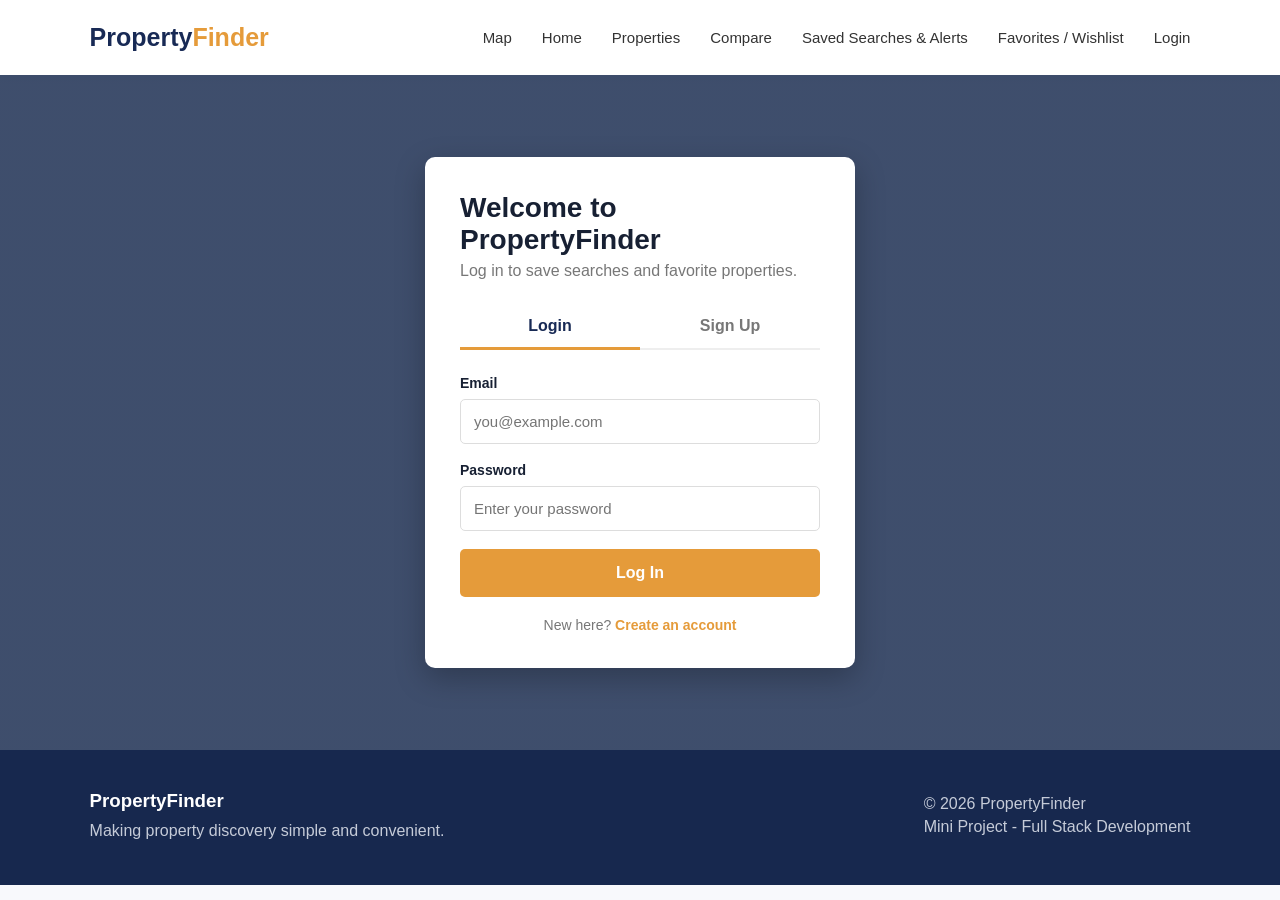
<file: login.html>
<!DOCTYPE html>
<html lang="en">
<head>
    <meta charset="UTF-8">
    <meta name="viewport" content="width=device-width, initial-scale=1.0">
    <title>PropertyFinder - Login / Sign Up</title>
    <link rel="stylesheet" href="style.css">
    <link rel="stylesheet" href="compare-login.css">
</head>
<body>

    <header>
        <nav class="navbar">
            <div class="logo">Property<span>Finder</span></div>

            <ul class="nav-links">
                  <li><a href="map.html">Map</a></li>
    <li><a href="./index.html">Home</a></li>
    <li><a href="./properties.html">Properties</a></li>
    <li><a href="./compare.html">Compare</a></li>
    <li><a href="./saved-searches.html">Saved Searches &amp; Alerts</a></li>
    <li><a href="./Wishlist.html">Favorites / Wishlist</a></li>
    <li><a href="./login.html">Login</a></li>
</ul>

        </nav>
    </header>

    <main class="auth-page">
        <div class="auth-card">

        
            <input type="radio" name="auth-tab" id="tab-login" class="tab-radio" checked>
            <input type="radio" name="auth-tab" id="tab-signup" class="tab-radio">

            <h1>Welcome to PropertyFinder</h1>
            <p class="auth-sub">Log in to save searches and favorite properties.</p>

            <div class="auth-tabs">
                <label for="tab-login">Login</label>
                <label for="tab-signup">Sign Up</label>
            </div>

           
            <form id="loginForm" class="auth-form" action="index.html" method="get">
                <div class="field">
                    <label for="loginEmail">Email</label>
                    <input type="email" id="loginEmail" placeholder="you@example.com" autocomplete="email" required>
                </div>
                <div class="field">
                    <label for="loginPassword">Password</label>
                    <input type="password" id="loginPassword" placeholder="Enter your password" autocomplete="current-password" required>
                </div>
                <button type="submit">Log In</button>
                <p class="auth-switch">New here? <label for="tab-signup">Create an account</label></p>
            </form>

            
            <form id="signupForm" class="auth-form" action="index.html" method="get">
                <div class="field">
                    <label for="signName">Full name</label>
                    <input type="text" id="signName" placeholder="Your name" autocomplete="name" minlength="2" required>
                </div>
                <div class="field">
                    <label for="signEmail">Email</label>
                    <input type="email" id="signEmail" placeholder="you@example.com" autocomplete="email" required>
                </div>
                <div class="field">
                    <label for="signPassword">Password</label>
                    <input type="password" id="signPassword" placeholder="At least 6 characters" autocomplete="new-password" minlength="6" required>
                    <span class="hint">Use 6 or more characters.</span>
                </div>
                <div class="field">
                    <label for="signConfirm">Confirm password</label>
                    <input type="password" id="signConfirm" placeholder="Re-enter your password" autocomplete="new-password" minlength="6" required>
                </div>
                <button type="submit">Create Account</button>
                <p class="auth-switch">Already have an account? <label for="tab-login">Log in</label></p>
            </form>

        </div>
    </main>

    <footer>
        <div class="footer-content">
            <div>
                <h3>PropertyFinder</h3>
                <p>Making property discovery simple and convenient.</p>
            </div>

            <div>
                <p>© 2026 PropertyFinder</p>
                <p>Mini Project - Full Stack Development</p>
            </div>
        </div>
    </footer>

</body>
</html>
</file>
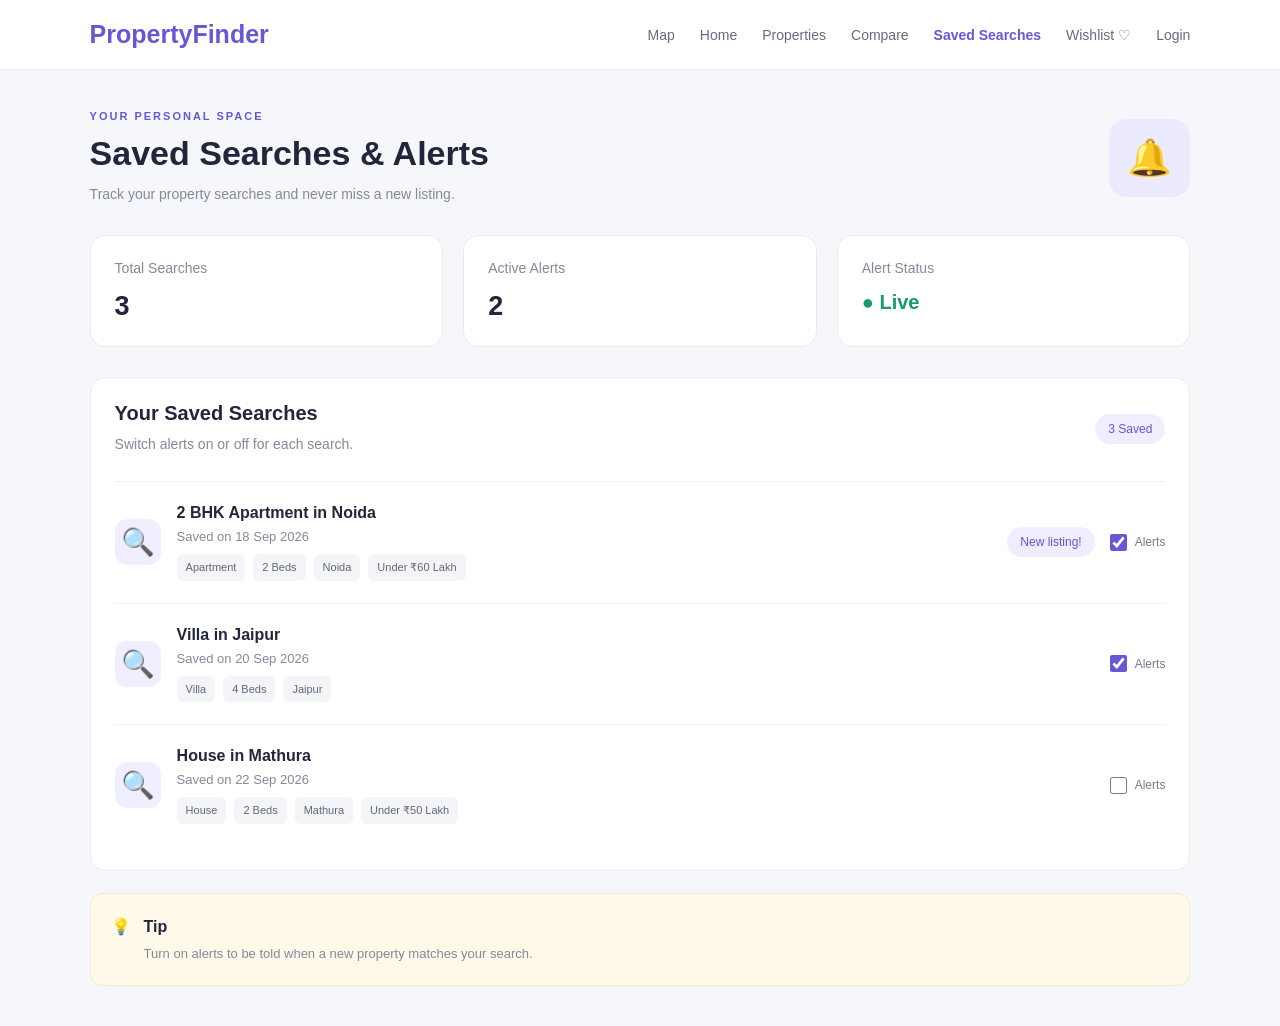
<file: saved-searches.html>
<!DOCTYPE html>
<html lang="en">
<head>
  <meta charset="UTF-8">
  <meta name="viewport" content="width=device-width, initial-scale=1.0">
  <title>Saved Searches &amp; Alerts</title>
  <link rel="stylesheet" href="style2.css">
</head>
<body>
  <header class="navbar">
    <a href="index.html" class="logo">PropertyFinder</a>
    <nav>
        <a href="map.html">Map</a>
      <a href="index.html">Home</a>
      <a href="properties.html">Properties</a>
      <a href="compare.html">Compare</a>
      <a href="saved-searches.html" class="active">Saved Searches</a>
      <a href="Wishlist.html">Wishlist ♡</a>
      <a href="login.html">Login</a>
    </nav>
  </header>

  <main class="container">
    <section class="page-header">
      <div>
        <p class="eyebrow">YOUR PERSONAL SPACE</p>
        <h1>Saved Searches &amp; Alerts</h1>
        <p>Track your property searches and never miss a new listing.</p>
      </div>
      <span class="header-icon">🔔</span>
    </section>

    <section class="stats">
      <div class="stat-card">
        <p>Total Searches</p>
        <h2>3</h2>
      </div>
      <div class="stat-card">
        <p>Active Alerts</p>
        <h2>2</h2>
      </div>
      <div class="stat-card">
        <p>Alert Status</p>
        <h2 class="green">● Live</h2>
      </div>
    </section>

    <section class="panel">
      <div class="section-heading">
        <div>
          <h2>Your Saved Searches</h2>
          <p>Switch alerts on or off for each search.</p>
        </div>
        <span class="pill">3 Saved</span>
      </div>

      <div class="search-item">
        <div class="search-icon">🔍</div>
        <div class="search-info">
          <h3>2 BHK Apartment in Noida</h3>
          <p>Saved on 18 Sep 2026</p>
          <div class="filter-tags">
            <span>Apartment</span>
            <span>2 Beds</span>
            <span>Noida</span>
            <span>Under ₹60 Lakh</span>
          </div>
        </div>
        <div class="search-actions">
          <span class="pill">New listing!</span>
          <label class="toggle-label"><input type="checkbox" checked> Alerts</label>
        </div>
      </div>

      <div class="search-item">
        <div class="search-icon">🔍</div>
        <div class="search-info">
          <h3>Villa in Jaipur</h3>
          <p>Saved on 20 Sep 2026</p>
          <div class="filter-tags">
            <span>Villa</span>
            <span>4 Beds</span>
            <span>Jaipur</span>
          </div>
        </div>
        <div class="search-actions">
          <label class="toggle-label"><input type="checkbox" checked> Alerts</label>
        </div>
      </div>

      <div class="search-item">
        <div class="search-icon">🔍</div>
        <div class="search-info">
          <h3>House in Mathura</h3>
          <p>Saved on 22 Sep 2026</p>
          <div class="filter-tags">
            <span>House</span>
            <span>2 Beds</span>
            <span>Mathura</span>
            <span>Under ₹50 Lakh</span>
          </div>
        </div>
        <div class="search-actions">
          <label class="toggle-label"><input type="checkbox"> Alerts</label>
        </div>
      </div>
    </section>

    <div class="tip">
      💡 <div>
        <strong>Tip</strong>
        <p>Turn on alerts to be told when a new property matches your search.</p>
      </div>
    </div>
  </main>
</body>
</html>
</file>
<file: style.css>
* {
    margin: 0;
    padding: 0;
    box-sizing: border-box;
}

body {
    font-family: Arial, sans-serif;
    background-color: #f8f9fc;
    color: #172033;
}

.navbar {
    height: 75px;
    background-color: white;
    display: flex;
    align-items: center;
    justify-content: space-between;
    padding: 0 7%;
    box-shadow: 0 2px 10px rgba(0, 0, 0, 0.05);
}

.logo {
    font-size: 25px;
    font-weight: bold;
    color: #182a55;
}

.logo span {
    color: #e59b3a;
}

.nav-links {
    display: flex;
    list-style: none;
    gap: 30px;
}

.nav-links a {
    text-decoration: none;
    color: #333;
    font-size: 15px;
}

.nav-links a:hover {
    color: #e59b3a;
}

.hero {
    min-height: 550px;
    background: linear-gradient(rgba(16, 35, 72, 0.75), rgba(16, 35, 72, 0.75)),
    url("https://images.unsplash.com/photo-1600607687939-ce8a6c25118c?auto=format&fit=crop&w=1600&q=80");
    background-size: cover;
    background-position: center;
    display: flex;
    align-items: center;
    padding: 60px 7%;
}

.hero-content {
    max-width: 750px;
    color: white;
}

.small-title {
    color: #e59b3a;
    font-size: 13px;
    font-weight: bold;
    letter-spacing: 2px;
    margin-bottom: 12px;
}

.hero h1 {
    font-size: 55px;
    line-height: 1.1;
    margin-bottom: 20px;
}

.hero p {
    font-size: 18px;
    line-height: 1.6;
}

.search-box {
    margin-top: 35px;
    background: white;
    padding: 12px;
    display: flex;
    gap: 10px;
    border-radius: 8px;
    max-width: 700px;
}

.search-box input,
.search-box select {
    flex: 1;
    padding: 15px;
    border: 1px solid #ddd;
    outline: none;
}

button {
    background-color: #e59b3a;
    color: white;
    border: none;
    padding: 14px 25px;
    cursor: pointer;
    border-radius: 5px;
    font-weight: bold;
}

button:hover {
    background-color: #cf8527;
}

.featured {
    padding: 70px 7%;
}

.section-heading {
    display: flex;
    justify-content: space-between;
    align-items: end;
    margin-bottom: 30px;
}

.section-heading h2 {
    font-size: 32px;
}

.view-all {
    text-decoration: none;
    color: #e59b3a;
    font-weight: bold;
}

.property-grid {
    display: grid;
    grid-template-columns: repeat(3, 1fr);
    gap: 25px;
}

.property-card {
    background: white;
    border-radius: 10px;
    overflow: hidden;
    box-shadow: 0 4px 15px rgba(0, 0, 0, 0.08);
    transition: 0.3s;
}

.property-card:hover {
    transform: translateY(-5px);
}

.property-card img {
    width: 100%;
    height: 220px;
    object-fit: cover;
}

.card-content {
    padding: 20px;
}

.property-type {
    color: #e59b3a;
    font-size: 12px;
    font-weight: bold;
    letter-spacing: 1px;
}

.card-content h3 {
    margin: 8px 0;
    font-size: 20px;
}

.location {
    color: #777;
    margin-bottom: 15px;
}

.property-info {
    display: flex;
    gap: 20px;
    color: #666;
    font-size: 14px;
    padding-bottom: 15px;
    border-bottom: 1px solid #eee;
}

.card-content h4 {
    color: #182a55;
    font-size: 20px;
    margin-top: 15px;
}

.listing-header {
    text-align: center;
    padding: 70px 20px 40px;
}

.listing-header h1 {
    font-size: 40px;
    margin-bottom: 12px;
}

.listing-header > p:last-child {
    color: #777;
}

.filters {
    background: white;
    margin: 0 7% 50px;
    padding: 25px;
    display: flex;
    align-items: end;
    gap: 15px;
    box-shadow: 0 3px 15px rgba(0, 0, 0, 0.07);
    border-radius: 8px;
}

.filter-item {
    flex: 1;
}

.filter-item label {
    display: block;
    margin-bottom: 8px;
    font-size: 14px;
    font-weight: bold;
}

.filter-item input,
.filter-item select {
    width: 100%;
    padding: 13px;
    border: 1px solid #ddd;
    border-radius: 5px;
}

.listing-section {
    padding: 0 7% 70px;
}

.listing-top {
    display: flex;
    justify-content: space-between;
    margin-bottom: 25px;
}

.listing-top span {
    color: #777;
}

footer {
    background-color: #17284e;
    color: white;
    padding: 40px 7%;
}

.footer-content {
    display: flex;
    justify-content: space-between;
    gap: 30px;
}

.footer-content h3 {
    margin-bottom: 10px;
}

.footer-content p {
    color: #c5cbd8;
    margin: 5px 0;
}

@media (max-width: 900px) {
    .property-grid {
        grid-template-columns: repeat(2, 1fr);
    }

    .hero h1 {
        font-size: 42px;
    }

    .filters {
        flex-wrap: wrap;
    }

    .filter-item {
        min-width: 45%;
    }
}

@media (max-width: 600px) {
    .navbar {
        height: auto;
        padding: 20px;
        flex-direction: column;
        gap: 20px;
    }

    .nav-links {
        gap: 15px;
        flex-wrap: wrap;
        justify-content: center;
    }

    .hero {
        padding: 50px 20px;
    }

    .hero h1 {
        font-size: 35px;
    }

    .search-box {
        flex-direction: column;
    }

    .featured {
        padding: 50px 20px;
    }

    .property-grid {
        grid-template-columns: 1fr;
    }

    .section-heading {
        align-items: start;
        gap: 15px;
        flex-direction: column;
    }

    .filters {
        margin: 0 20px 40px;
        flex-direction: column;
        align-items: stretch;
    }

    .filter-item {
        width: 100%;
    }

    .listing-section {
        padding: 0 20px 50px;
    }

    .footer-content {
        flex-direction: column;
    }
}
</file>
<file: compare-login.css>
.nav-links a.active { color: #e59b3a; font-weight: bold; }

button.btn-light, .btn-light {
    background: white;
    color: #182a55;
    border: 1px solid #ddd;
}


.compare-picker {
    background: white;
    margin: 0 7% 40px;
    padding: 25px;
    box-shadow: 0 3px 15px rgba(0, 0, 0, 0.07);
    border-radius: 8px;
}

.compare-picker legend {
    font-weight: bold;
    font-size: 14px;
    margin-bottom: 12px;
}

.compare-picker fieldset { border: none; }

.chips { display: flex; flex-wrap: wrap; gap: 12px; }

.chip {
    display: flex;
    align-items: center;
    gap: 8px;
    padding: 10px 16px;
    border: 1px solid #ddd;
    border-radius: 25px;
    cursor: pointer;
    font-size: 14px;
    background: white;
}

.chip input { accent-color: #e59b3a; width: 16px; height: 16px; }
.chip:has(input:checked) { border-color: #e59b3a; background: #fff6e8; }
.chip:has(input:focus-visible) { outline: 2px solid #182a55; outline-offset: 2px; }

.compare-section { padding: 0 7% 70px; }

.compare-empty {
    display: none;
    text-align: center;
    color: #777;
    padding: 60px 20px;
    background: white;
    border-radius: 10px;
    box-shadow: 0 4px 15px rgba(0, 0, 0, 0.08);
}


.compare-page:not(:has(input:checked)) .compare-empty { display: block; }
.compare-page:not(:has(input:checked)) .table-wrap { display: none; }

.table-wrap {
    overflow-x: auto;
    background: white;
    border-radius: 10px;
    box-shadow: 0 4px 15px rgba(0, 0, 0, 0.08);
}

.compare-table {
    width: 100%;
    border-collapse: collapse;
    min-width: 560px;
}

.compare-table th,
.compare-table td {
    padding: 16px 20px;
    text-align: left;
    border-bottom: 1px solid #eee;
    vertical-align: middle;
}

.compare-table tr:last-child th,
.compare-table tr:last-child td { border-bottom: none; }

.compare-table th[scope="row"] {
    width: 160px;
    color: #777;
    font-size: 14px;
    background: #fbfbfd;
}

.compare-table img {
    width: 100%;
    height: 150px;
    object-fit: cover;
    border-radius: 8px;
    display: block;
}

.compare-table .prop-title { font-size: 18px; font-weight: bold; margin-top: 10px; }
.compare-table .price-cell { color: #182a55; font-size: 20px; font-weight: bold; }


.col { display: none; }
.compare-page:has(#c1:checked) .col-1,
.compare-page:has(#c2:checked) .col-2,
.compare-page:has(#c3:checked) .col-3,
.compare-page:has(#c4:checked) .col-4,
.compare-page:has(#c5:checked) .col-5,
.compare-page:has(#c6:checked) .col-6 { display: table-cell; }

.compare-note { margin-top: 15px; color: #777; font-size: 14px; }


.auth-page {
    min-height: calc(100vh - 75px - 150px);
    display: flex;
    align-items: center;
    justify-content: center;
    padding: 60px 20px;
    background: linear-gradient(rgba(16, 35, 72, 0.80), rgba(16, 35, 72, 0.80)),
        url("https://images.unsplash.com/photo-1600607687939-ce8a6c25118c?auto=format&fit=crop&w=1600&q=80");
    background-size: cover;
    background-position: center;
}

.auth-card {
    position: relative;
    width: 100%;
    max-width: 430px;
    background: white;
    border-radius: 10px;
    padding: 35px;
    box-shadow: 0 10px 30px rgba(0, 0, 0, 0.25);
}

.auth-card h1 { font-size: 28px; margin-bottom: 6px; }
.auth-sub { color: #777; margin-bottom: 25px; }


.tab-radio { position: absolute; opacity: 0; pointer-events: none; }

.auth-tabs {
    display: flex;
    margin-bottom: 25px;
    border-bottom: 2px solid #eee;
}

.auth-tabs label {
    flex: 1;
    text-align: center;
    padding: 12px;
    color: #777;
    font-weight: bold;
    cursor: pointer;
    border-bottom: 3px solid transparent;
    margin-bottom: -2px;
}

.auth-tabs label:hover { color: #182a55; }

#tab-login:checked ~ .auth-tabs label[for="tab-login"],
#tab-signup:checked ~ .auth-tabs label[for="tab-signup"] {
    color: #182a55;
    border-bottom-color: #e59b3a;
}

#tab-login:focus-visible ~ .auth-tabs label[for="tab-login"],
#tab-signup:focus-visible ~ .auth-tabs label[for="tab-signup"] {
    outline: 2px solid #182a55;
}

.auth-form { display: none; }
#tab-login:checked ~ #loginForm { display: block; }
#tab-signup:checked ~ #signupForm { display: block; }

.field { margin-bottom: 18px; }

.field label {
    display: block;
    margin-bottom: 8px;
    font-size: 14px;
    font-weight: bold;
}

.field input {
    width: 100%;
    padding: 13px;
    border: 1px solid #ddd;
    border-radius: 5px;
    font-size: 15px;
}

.field input:focus { outline: 2px solid #e59b3a; border-color: transparent; }


.field input:user-invalid { border-color: #c0392b; background: #fdf3f2; }

.hint { display: block; margin-top: 6px; font-size: 13px; color: #777; }

.auth-form button[type="submit"] { width: 100%; padding: 15px; font-size: 16px; }

.auth-switch { margin-top: 20px; text-align: center; color: #777; font-size: 14px; }
.auth-switch label { color: #e59b3a; font-weight: bold; cursor: pointer; }

@media (max-width: 900px) {
    .compare-picker { margin: 0 7% 40px; }
}

@media (max-width: 600px) {
    .compare-picker { margin: 0 20px 40px; }
    .compare-section { padding: 0 20px 50px; }
    .auth-card { padding: 25px 20px; }
}
</file>
<file: style2.css>
* {
  margin: 0;
  padding: 0;
  box-sizing: border-box;
}

body {
  font-family: Arial, sans-serif;
  background: #f6f7fb;
  color: #22263a;
}

.navbar {
  display: flex;
  justify-content: space-between;
  align-items: center;
  padding: 20px 7%;
  background: white;
  border-bottom: 1px solid #e9eaf0;
}

.logo {
  font-size: 25px;
  font-weight: bold;
  color: #6558d3;
  text-decoration: none;
}

nav {
  display: flex;
  gap: 25px;
}

nav a {
  text-decoration: none;
  color: #666b7b;
  font-size: 14px;
}

nav a.active,
nav a:hover {
  color: #6558d3;
  font-weight: bold;
}

.container {
  width: 86%;
  max-width: 1200px;
  margin: 40px auto;
}

.page-header {
  display: flex;
  justify-content: space-between;
  align-items: center;
  gap: 20px;
  margin-bottom: 30px;
}

.eyebrow {
  color: #6558d3;
  font-size: 11px;
  font-weight: bold;
  letter-spacing: 2px;
  margin-bottom: 12px;
}

h1 {
  font-size: clamp(25px, 4vw, 34px);
  margin-bottom: 10px;
}

.page-header p:not(.eyebrow),
.section-heading p,
.wishlist-toolbar p {
  color: #85899a;
  font-size: 14px;
  line-height: 1.6;
}

.header-icon {
  font-size: 36px;
  background: #eceaff;
  padding: 18px;
  border-radius: 18px;
}

.stats {
  display: grid;
  grid-template-columns: repeat(3, 1fr);
  gap: 20px;
  margin-bottom: 30px;
}

.stat-card,
.panel {
  background: white;
  padding: 24px;
  border-radius: 15px;
  border: 1px solid #e9eaf0;
}

.stat-card p {
  color: #85899a;
  font-size: 14px;
}

.stat-card h2 {
  margin-top: 15px;
  font-size: 27px;
}

.green {
  color: #179b67;
  font-size: 20px !important;
}

.section-heading,
.wishlist-toolbar {
  display: flex;
  justify-content: space-between;
  align-items: center;
  gap: 15px;
  margin-bottom: 25px;
}

.section-heading h2,
.wishlist-toolbar h2 {
  font-size: 20px;
  margin-bottom: 8px;
}

.pill {
  background: #efedff;
  color: #6558d3;
  border-radius: 20px;
  padding: 8px 13px;
  font-size: 12px;
  white-space: nowrap;
}

.search-form {
  display: flex;
  gap: 12px;
  margin-bottom: 20px;
}

.search-form input {
  flex: 1;
  min-width: 0;
  padding: 13px;
  border: 1px solid #dddfea;
  border-radius: 9px;
  outline: none;
}

.search-form input:focus {
  border-color: #6558d3;
}

button {
  cursor: pointer;
  font: inherit;
}

.primary-btn {
  border: none;
  background: #6558d3;
  color: white;
  border-radius: 9px;
  padding: 13px 18px;
}

.primary-btn:hover,
.add-cart:hover {
  background: #5043ba;
}

.search-item {
  display: flex;
  align-items: center;
  gap: 16px;
  padding: 22px 0;
  border-top: 1px solid #eeeef3;
}

.search-icon {
  min-width: 46px;
  height: 46px;
  display: grid;
  place-items: center;
  border-radius: 12px;
  background: #f0efff;
  color: #6558d3;
  font-size: 27px;
}

.search-info {
  flex: 1;
  min-width: 0;
}

.search-info h3 {
  font-size: 16px;
  margin-bottom: 7px;
}

.search-info p {
  color: #85899a;
  font-size: 13px;
  margin-bottom: 10px;
}

.filter-tags {
  display: flex;
  flex-wrap: wrap;
  gap: 8px;
}

.filter-tags span {
  background: #f4f5f9;
  padding: 7px 9px;
  border-radius: 6px;
  color: #626779;
  font-size: 11px;
}

.search-actions {
  display: flex;
  align-items: center;
  gap: 15px;
}

.toggle-label {
  display: flex;
  align-items: center;
  gap: 8px;
  font-size: 12px;
  color: #777b8b;
  cursor: pointer;
}

.toggle-label input {
  accent-color: #6558d3;
  width: 17px;
  height: 17px;
}

.delete-btn {
  border: none;
  background: #fff0f0;
  color: #d94d4d;
  border-radius: 8px;
  padding: 10px;
}

.tip {
  display: flex;
  gap: 13px;
  margin-top: 22px;
  background: #fff9e9;
  border: 1px solid #f4e9c9;
  border-radius: 12px;
  padding: 20px;
  line-height: 1.6;
}

.tip p {
  color: #85899a;
  font-size: 13px;
  margin-top: 5px;
}

.heart {
  color: #ed5b80;
}

.cart-counter {
  background: white;
  padding: 14px 18px;
  border: 1px solid #e9eaf0;
  border-radius: 10px;
  white-space: nowrap;
}

.wishlist-toolbar select {
  padding: 12px;
  background: white;
  border: 1px solid #dddfea;
  border-radius: 8px;
  color: #44485a;
  max-width: 100%;
}

.product-grid {
  display: grid;
  grid-template-columns: repeat(4, minmax(0, 1fr));
  gap: 22px;
}

.product-card {
  background: white;
  border-radius: 15px;
  overflow: hidden;
  border: 1px solid #e9eaf0;
  transition: transform 0.2s, box-shadow 0.2s;
}

.product-card:hover {
  transform: translateY(-4px);
  box-shadow: 0 10px 25px #25264a12;
}

.product-image {
  height: 190px;
  position: relative;
  display: grid;
  place-items: center;
}

.product-emoji {
  font-size: 75px;
}

.favorite-btn {
  position: absolute;
  top: 12px;
  right: 12px;
  border: none;
  background: white;
  color: #ed5b80;
  width: 36px;
  height: 36px;
  border-radius: 50%;
  font-size: 20px;
}

.discount {
  position: absolute;
  left: 12px;
  top: 12px;
  background: #e2f7eb;
  color: #138a52;
  font-size: 11px;
  font-weight: bold;
  padding: 7px 9px;
  border-radius: 6px;
}

.product-details {
  padding: 17px;
}

.category {
  color: #8b8da0;
  font-size: 12px;
  margin-bottom: 8px;
}

.product-details h3 {
  font-size: 15px;
  line-height: 1.5;
  min-height: 45px;
}

.rating {
  color: #e6a324;
  font-size: 13px;
  margin: 10px 0;
}

.rating span {
  color: #999;
}

.price-row {
  display: flex;
  flex-wrap: wrap;
  align-items: center;
  gap: 9px;
  margin: 15px 0;
}

.price-row strong {
  font-size: 19px;
}

.price-row del {
  color: #9b9dad;
  font-size: 12px;
}

.add-cart {
  width: 100%;
  background: #6558d3;
  color: white;
  border: none;
  border-radius: 8px;
  padding: 12px;
  font-size: 13px;
}

.empty-state {
  text-align: center;
  padding: 45px 15px;
  color: #85899a;
}

.empty-state h3 {
  color: #22263a;
  margin: 12px 0;
}

.empty-state p {
  font-size: 14px;
}

.empty-icon {
  font-size: 45px;
}

.toast {
  position: fixed;
  bottom: 25px;
  right: 25px;
  background: #16885c;
  color: white;
  padding: 14px 20px;
  border-radius: 10px;
  display: none;
  z-index: 5;
}

@media (max-width: 900px) {
  .product-grid {
    grid-template-columns: repeat(2, minmax(0, 1fr));
  }

  .container {
    width: 92%;
  }
}

@media (max-width: 600px) {
  .navbar {
    padding: 17px 4%;
    gap: 12px;
    flex-wrap: wrap;
  }

  nav {
    gap: 14px;
  }

  nav a {
    font-size: 12px;
  }

  .container {
    margin: 25px auto;
  }

  .stats {
    grid-template-columns: 1fr;
    gap: 12px;
  }

  .stat-card {
    padding: 18px;
  }

  .page-header {
    align-items: flex-start;
  }

  .header-icon {
    font-size: 23px;
    padding: 12px;
  }

  .section-heading,
  .wishlist-toolbar {
    align-items: flex-start;
    flex-wrap: wrap;
  }

  .search-form {
    flex-direction: column;
  }

  .search-item {
    flex-wrap: wrap;
  }

  .search-actions {
    margin-left: 62px;
    width: calc(100% - 62px);
    justify-content: space-between;
  }

  .product-grid {
    grid-template-columns: 1fr;
  }

  .product-image {
    height: 220px;
  }
}
</file>
